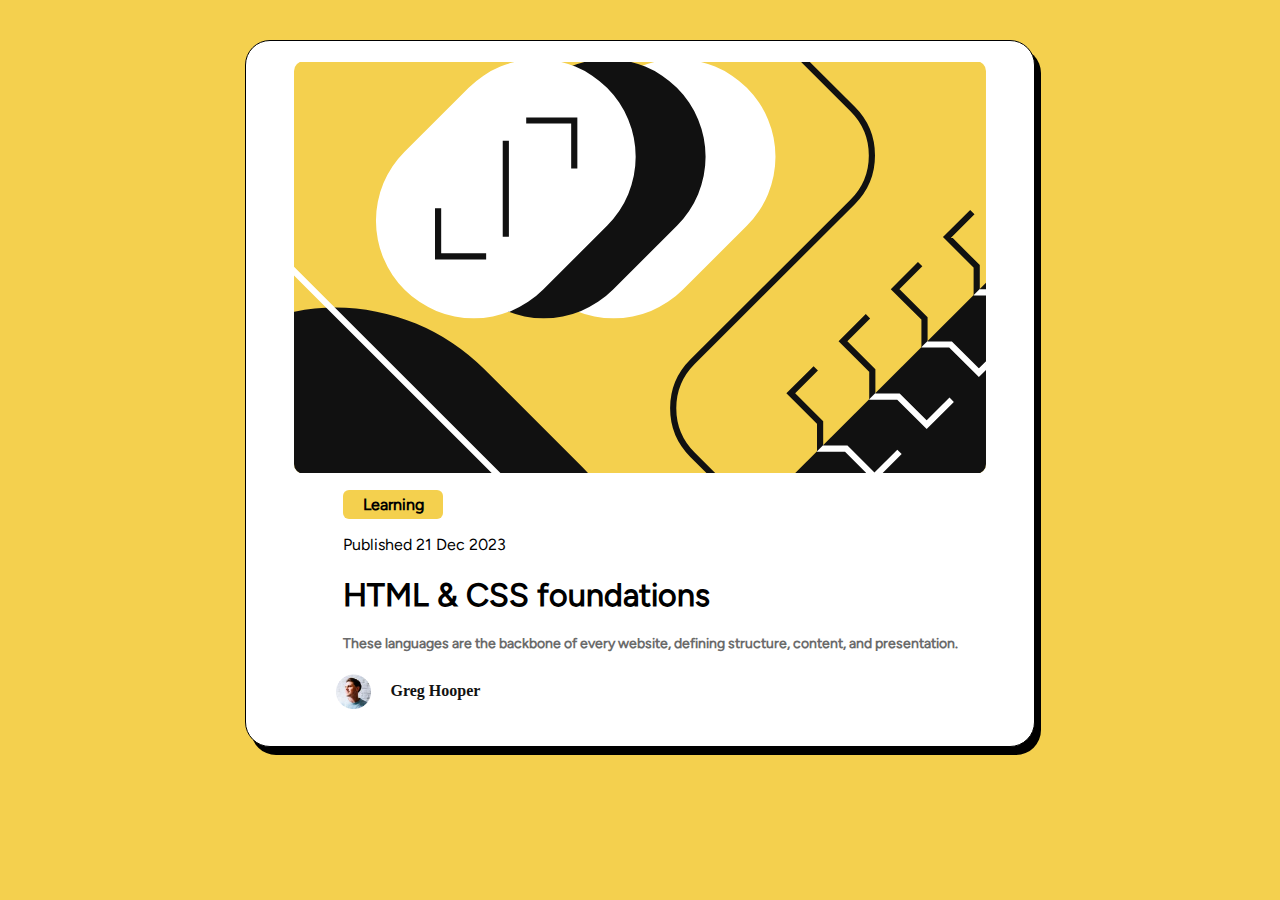
<file: Blog Preview Card/index.html>
<!DOCTYPE html>
<html lang="pt-br">
<head>
    <meta charset="UTF-8">
    <meta name="viewport" content="width=device-width, initial-scale=1.0">
    <link rel="shortcut icon" href="assets/images/favicon-32x32.png" type="image/x-icon">
    <link rel="stylesheet" href="style.css">
    <title>Blog Preview Card</title>
</head>
<body>
   <div id="container">
       <img src="assets/images/illustration-article.svg" alt="ilustração">
        <div class="content">
            <header>
                <p class="destaque">Learning</p>
                <p>Published 21 Dec 2023</p>    
            </header>
            <article>
                <h1>HTML & CSS foundations</h1>
                <p>These languages are the backbone of every website, defining structure, content, and presentation.</p>
            </article>
            <footer>
                <img src="assets/images/image-avatar.webp" alt="Foto de uma pessoa"> 
                <div>
                    <p>Greg Hooper</p>

                </div>
                
            </footer>
        </div>
   </div> 
</body>
</html>
</file>
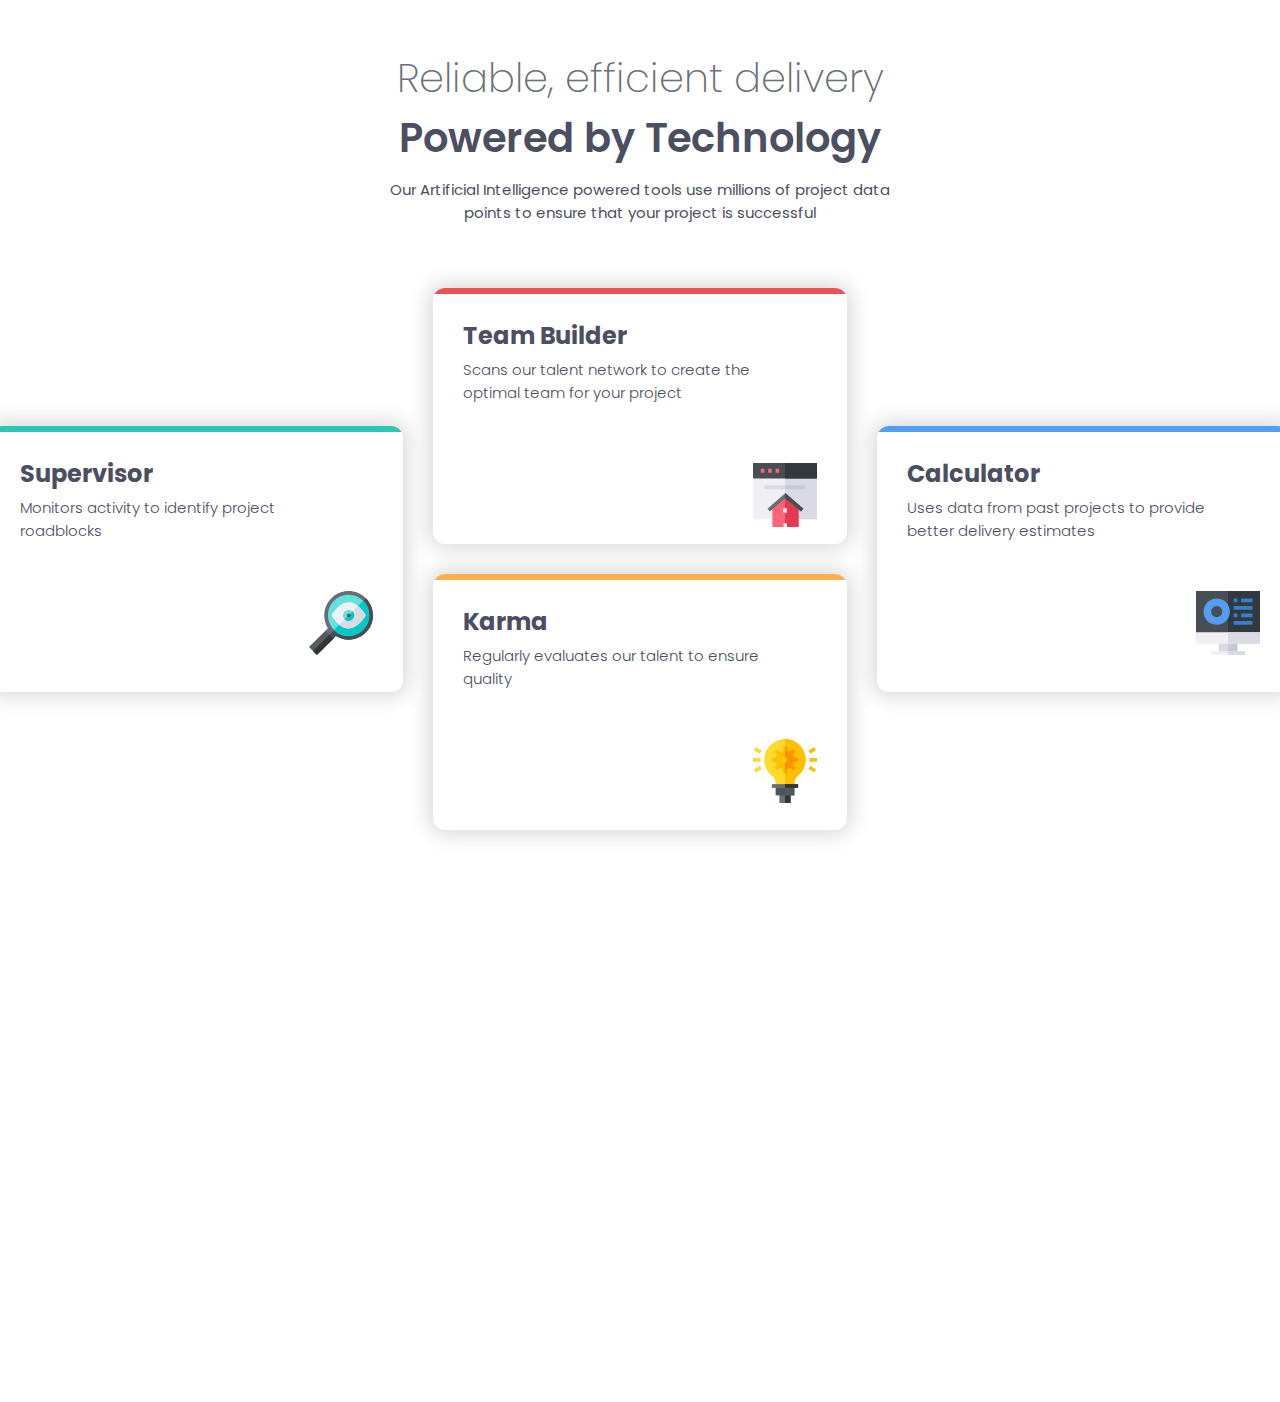
<file: four-card-feature-section-master/index.html>
<!doctype html>
<html lang="pt-br">
  <head>
    <meta charset="UTF-8" />
    <meta name="viewport" content="width=device-width, initial-scale=1.0" />

    <link
      rel="icon"
      type="image/png"
      sizes="32x32"
      href="./images/favicon-32x32.png"
    />
    <link rel="stylesheet" href="style.css" />
    <title>Frontend Mentor | Four card feature section</title>
  </head>
  <body>
    <main>
      <div class="tittle">
        <h1>Reliable, efficient delivery</h1>
        <h2>Powered by Technology</h2>
        <p>
          Our Artificial Intelligence powered tools use millions of project data
          points to ensure that your project is successful
        </p>
      </div>

      <div class="container">
        <div class="supervisor">
          <h2>Supervisor</h2>
          <p>Monitors activity to identify project roadblocks</p>
        </div>
        <div class="team">
          <h2>Team Builder</h2>
          <p>
            Scans our talent network to create the optimal team for your project
          </p>
        </div>
        <div class="karma">
          <h2>Karma</h2>
          <p>Regularly evaluates our talent to ensure quality</p>
        </div>
        <div class="calculator">
          <h2>Calculator</h2>
          <p>Uses data from past projects to provide better delivery estimates</p>
        </div>
      </div>
    </main>
  </body>
</html>
</file>
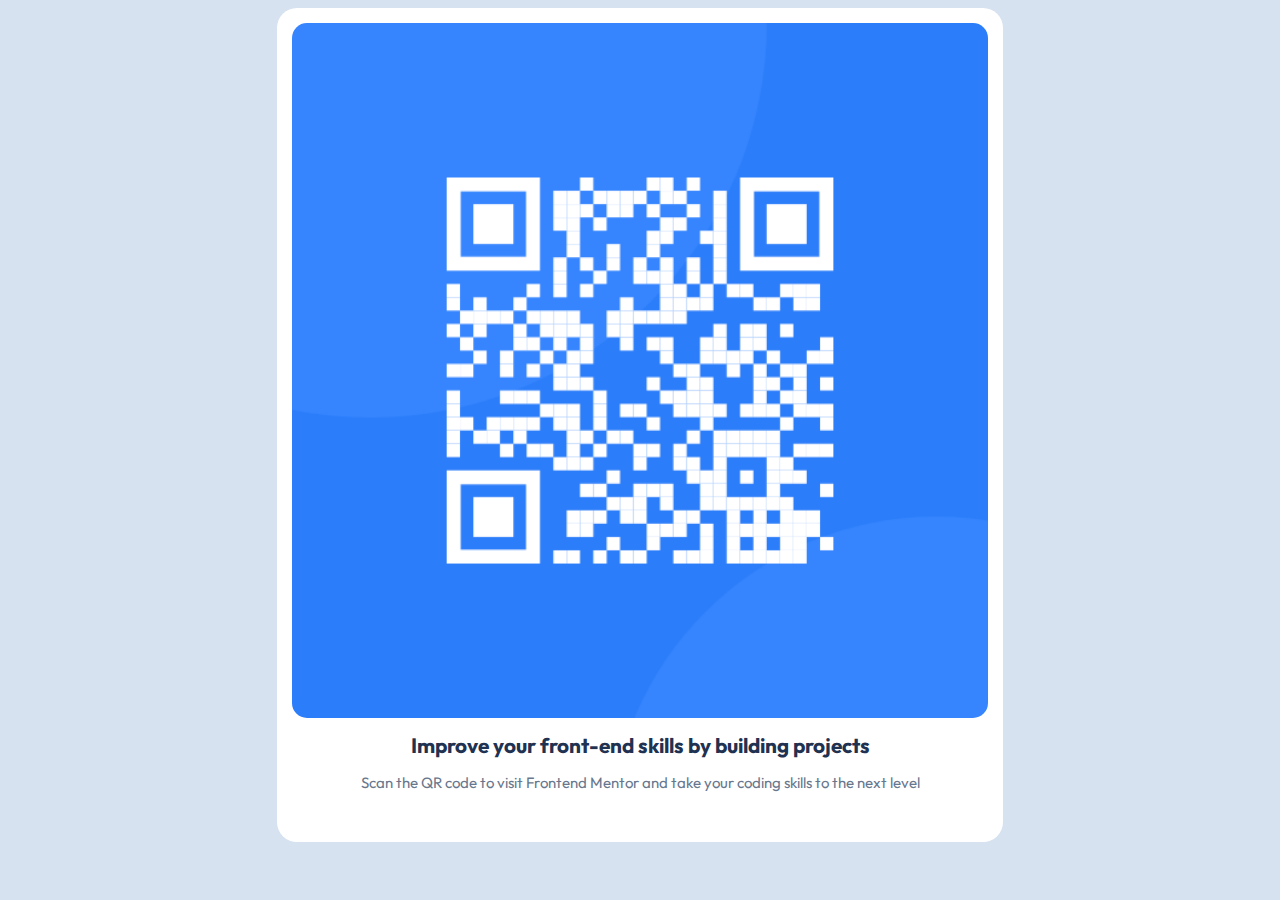
<file: QR-Code Component/index.html>
<!DOCTYPE html>
<html lang="pt-br">
<head>
    <meta charset="UTF-8">
    <meta name="viewport" content="width=device-width, initial-scale=1.0">
    <link rel="shortcut icon" href="images/favicon-32x32.png" type="image/x-icon">
    <link rel="stylesheet" href="style.css">
    <title>QR-Code Component</title>
</head>
<body>
    <div>
        <img src="images/image-qr-code.png" alt="QR-Code">
        <h1>Improve your front-end skills by building projects</h1>
        <p>Scan the QR code to visit Frontend Mentor and take your coding skills to the next level</p>
    </div>
</body>
</html>
</file>
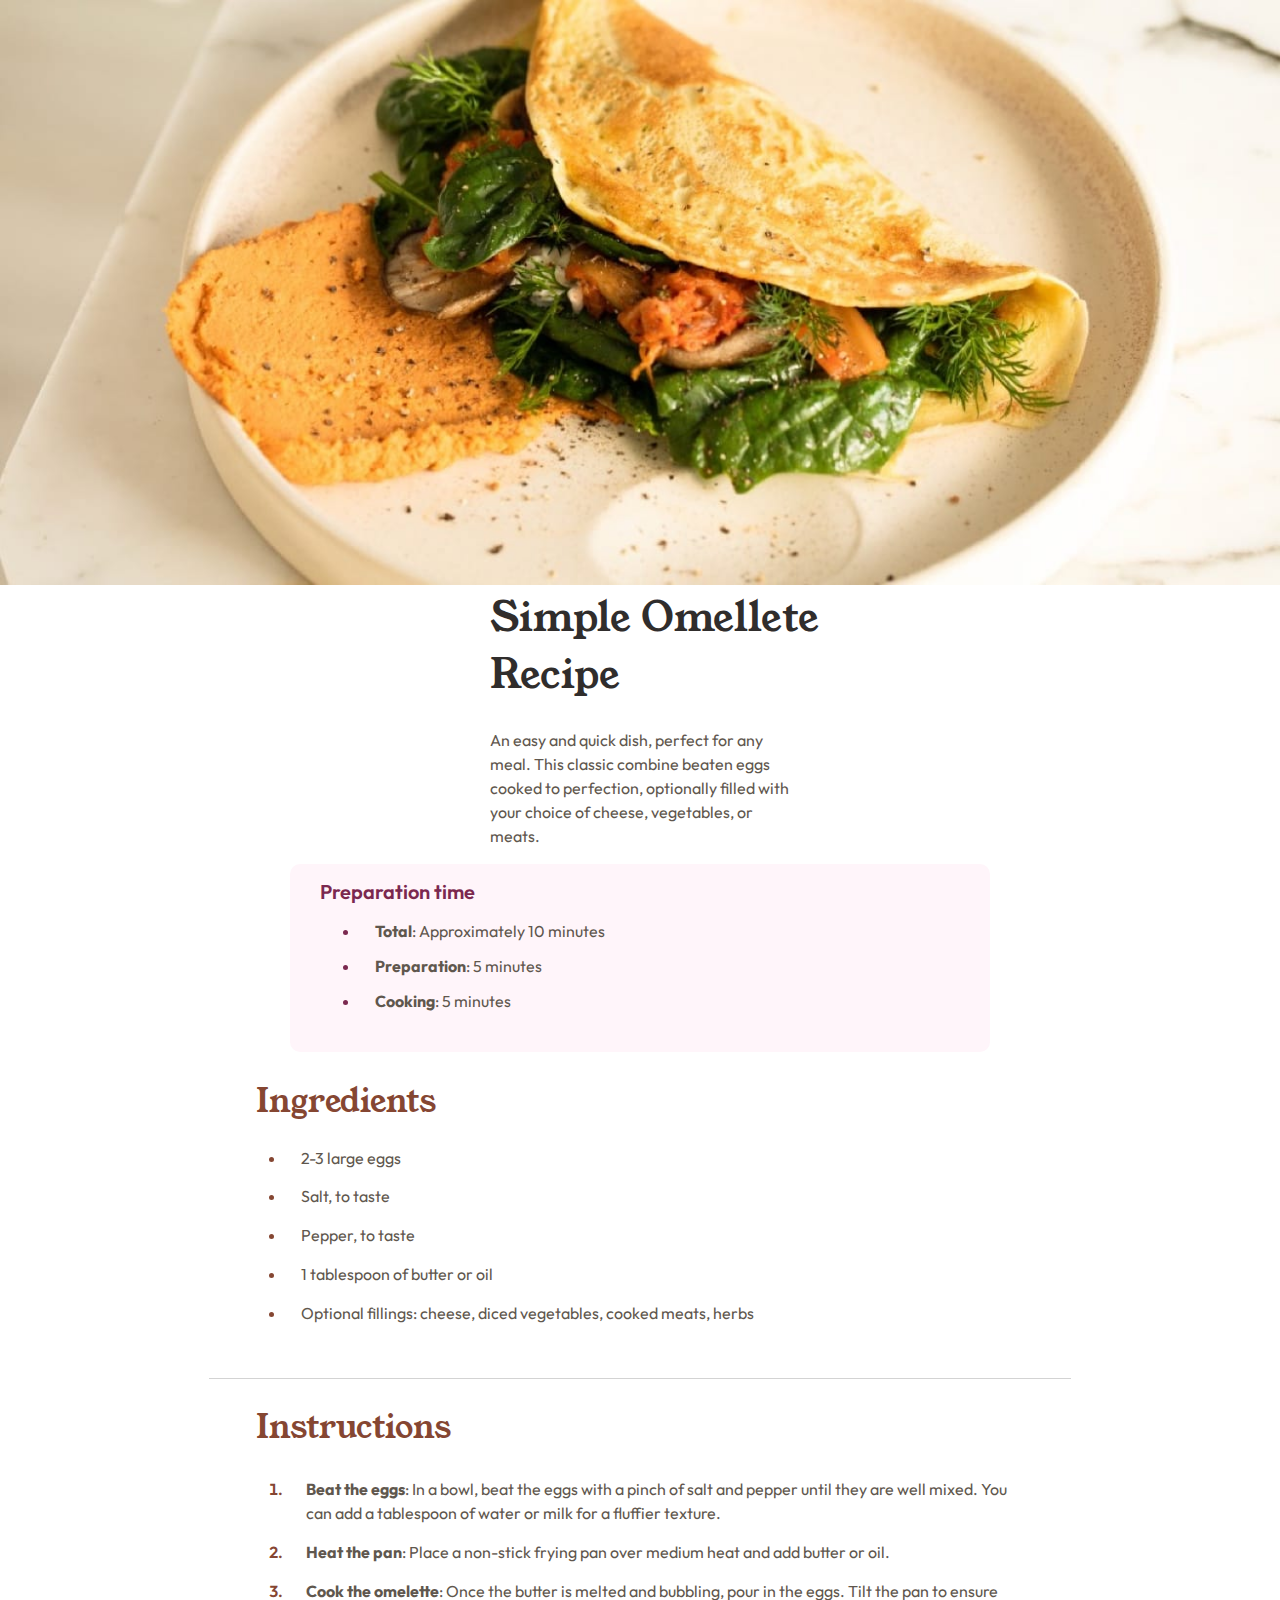
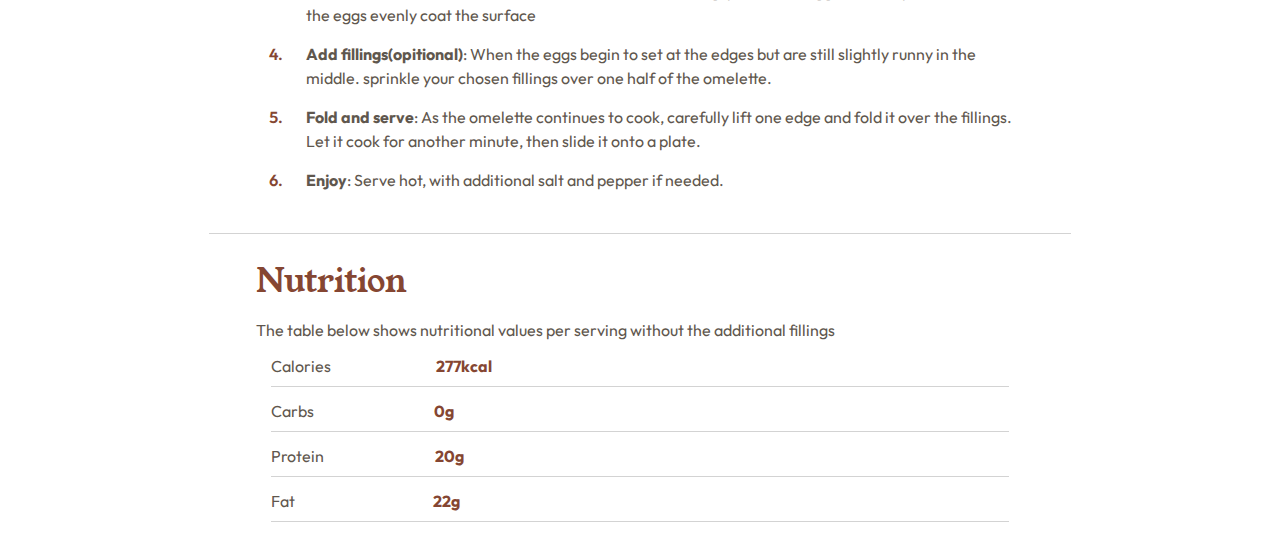
<file: Recipe Page/index.html>
<!DOCTYPE html>
<html lang="pt-br">
<head>
    <meta charset="UTF-8">
    <meta name="viewport" content="width=device-width, initial-scale=1.0">
    <link rel="shortcut icon" href="assets/images/favicon-32x32.png" type="image/x-icon">
    <link rel="stylesheet" href="style.css">
    <title>Recipe Page</title>
</head>
<body>
    
    
    
    <main>
        <img src="assets/images/image-omelette.jpeg" alt="Foto de uma omelete">
        <article>
            <section class="header">
                <h1>Simple Omellete Recipe</h1>
                <p>An easy and quick dish, perfect for any meal. This classic combine beaten eggs cooked to perfection, optionally filled with your choice of cheese, vegetables, or meats.</p>
            </section>

            <section class="preparation">
                <h2>Preparation time</h2>
                <ul>
                    <li>
                        <strong>Total</strong>: Approximately 10 minutes
                    </li>
                    <li>
                        <strong>Preparation</strong>: 5 minutes
                    </li>
                    <li>
                        <strong>Cooking</strong>: 5 minutes
                    </li>
                </ul>
            </section>

            <section class="ingredients">
                <h2>Ingredients</h2>
                <ul>
                    <li>2-3 large eggs</li>
                    <li>Salt, to taste</li>
                    <li>Pepper, to taste</li>
                    <li>1 tablespoon of butter or oil</li>
                    <li>Optional fillings: cheese, diced vegetables, cooked meats, herbs</li>
                </ul>
            </section>

            <section class="instructions">
                <h2>Instructions</h2>
                <ol>
                    <li>
                        <strong>Beat the eggs</strong>: In a bowl, beat the eggs with a pinch of salt and pepper until they are well mixed. You can add a tablespoon of water or milk for a fluffier texture.
                    </li>

                    <li>
                        <strong>Heat the pan</strong>: Place a non-stick frying pan over medium heat and add butter or oil.
                    </li>

                    <li>
                        <strong>Cook the omelette</strong>: Once the butter is melted and bubbling, pour in the eggs. Tilt the pan to ensure the eggs evenly coat the surface 
                    </li>

                    <li>
                        <strong>Add fillings(opitional)</strong>: When the eggs begin to set at the edges but are still slightly runny in the middle. sprinkle your chosen fillings over one half of the omelette.
                    </li>

                    <li>
                        <strong>Fold and serve</strong>: As the omelette continues to cook, carefully lift one edge and fold it over the fillings. Let it cook for another minute, then slide it onto a plate. 
                    </li>

                    <li>
                        <strong>Enjoy</strong>: Serve hot, with additional salt and pepper if needed.
                    </li>
                </ol>
            </section>

            <section class="nutrition">
                <h2>Nutrition</h2>
                <p>The table below shows nutritional values per serving without the additional fillings</p>
                <ul type="none">
                    <li>Calories<strong>277kcal</strong></li>
                    <li>Carbs<strong class="carb">0g</strong></li>
                    <li>Protein<strong class="prot">20g</strong></li>
                    <li>Fat<strong class="fat">22g</strong></li>
                    
        
                </ul>
            </section>
        </article>

        
    </main>

</body>
</html>
</file>
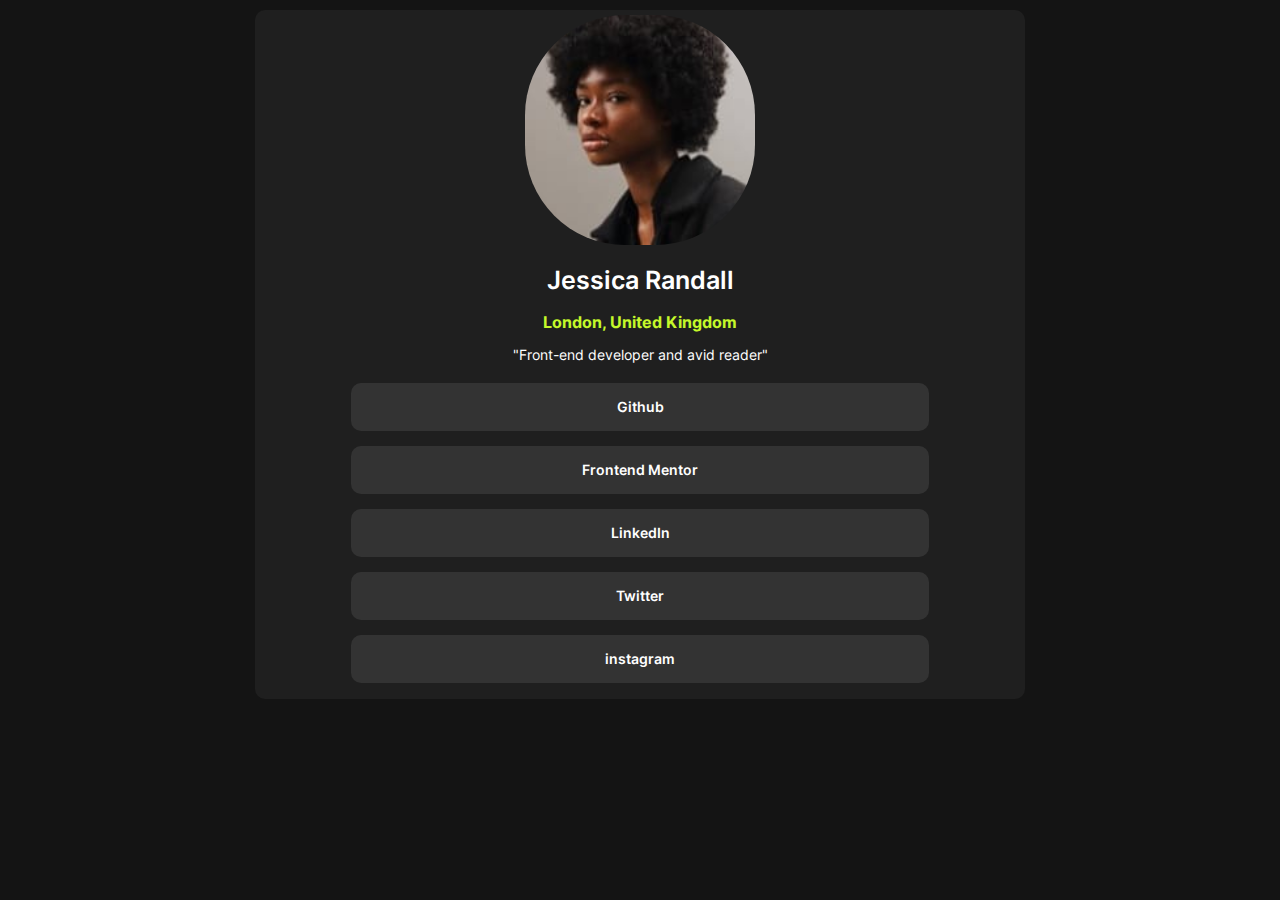
<file: Social Link Profile/index.html>
<!DOCTYPE html>
<html lang="pt-br">

<head>
    <meta charset="UTF-8">
    <meta name="viewport" content="width=device-width, initial-scale=1.0">
    <link rel="shortcut icon" href="images/favicon-32x32.png" type="image/x-icon">
    <link rel="stylesheet" href="style.css">
    <title>Social Link Profile</title>
</head>

<body>
    <main>
        <header>
            <img src="images/avatar-jessica.jpeg" alt="Foto de uma moça">
            <h1>Jessica Randall</h1>
            <h2>London, United Kingdom</h2>
            <p>"Front-end developer and avid reader"</p>
        </header>
        <article>
            <div class="github">
                <a href=""target="_blank">Github</a>
            </div>

            <div class="frontend">
                <a href="" target="_blank">Frontend Mentor</a>
            </div>

            <div class="linkedin">
                <a href="" target="_blank">LinkedIn</a>
            </div>

            <div class="twitter">
                <a href="" target="_blank">Twitter</a>
            </div>

            <div class="instagram">
                <a href="" target="_blank">instagram</a>
            </div>
        </article>
    </main>
</body>

</html>
</file>
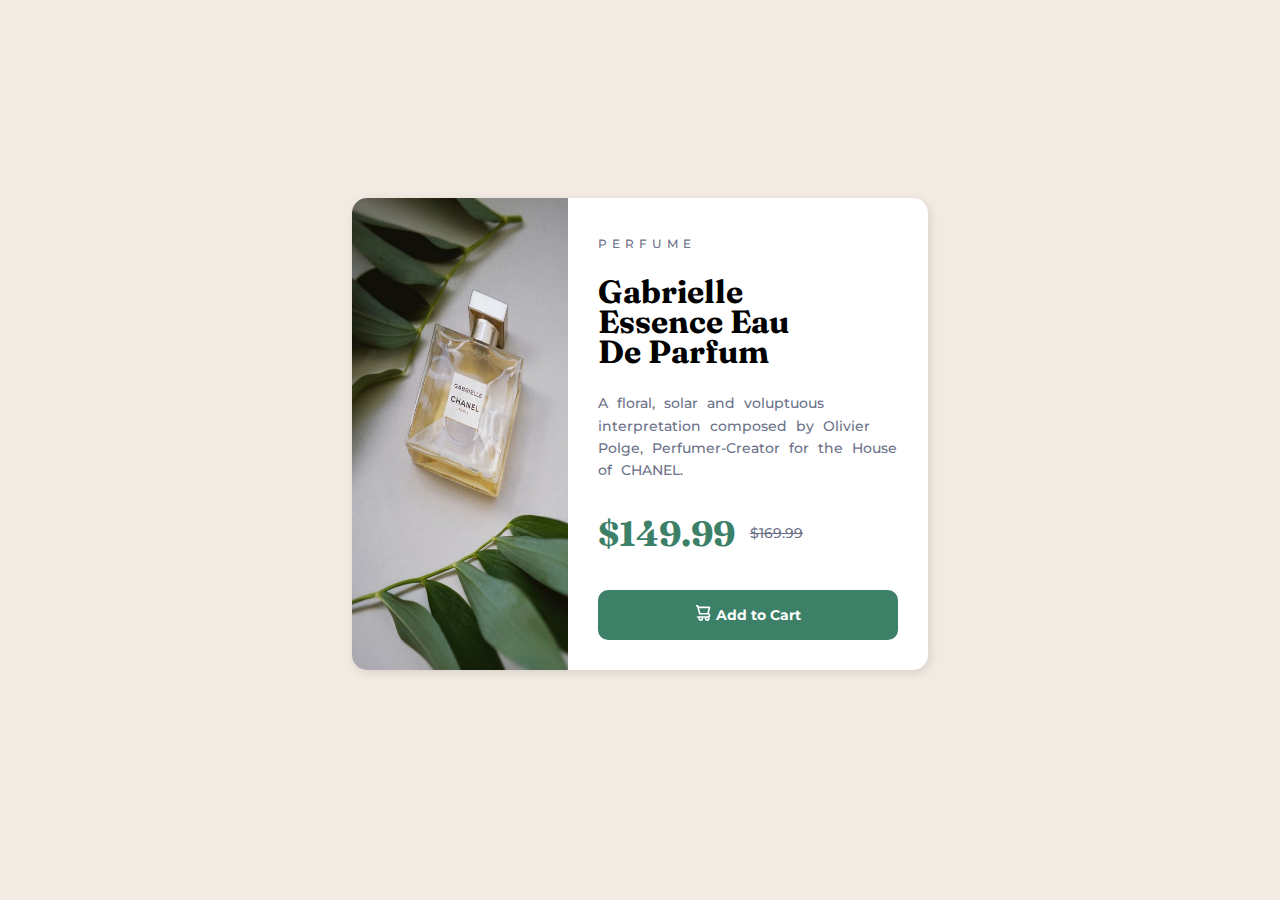
<file: product-preview-card-component/assets/index.html>
<!DOCTYPE html>
<html lang="pt-br">
<head>
  <meta charset="UTF-8">
  <meta name="viewport" content="width=device-width, initial-scale=1.0"> 
  <link rel="icon" type="image/png" sizes="32x32" href="../images/favicon-32x32.png">
  <link rel="stylesheet" href="style.css">
  <title>Frontend Mentor | Product preview card component</title>

</head>
<body>
  <div class="container">
    <picture>
      <source media="(min-width: 768px)" srcset="../images/image-product-desktop.jpg">
      <source media="(max-width: 767px)" srcset="../images/image-product-mobile.jpg">
      <img src="../images/image-product-desktop.jpg" alt="Foto de perfume" class="img">
    </picture>
    <div class="content">
      <span>PERFUME</span>
      <h1>Gabrielle Essence Eau De Parfum</h1>
      <p>
        A floral, solar and voluptuous interpretation composed by Olivier Polge,
        Perfumer-Creator for the House of CHANEL.
      </p>
      <div class="price">
        <span>$149.99</span>
        <del>$169.99</del>
      </div>
      <button>Add to Cart</button>
    </div>
  </div>
</body>
</html>
</file>
<file: Blog Preview Card/style.css>
@font-face {
    font-family: Figtree;
    src: url(assets/fonts/Figtree-VariableFont_wght.ttf);
    font-weight: normal;
    font-style: normal;
}

:root { 
    --cor01: hsl(47, 88%, 63%);
    --cor02: hsl(0, 0%, 42%);
    --cor03: hsl(0, 0%, 7%);
}



body {
    background-color: var(--cor01);
}

#container {
    background-color: white; 
    border: 1px solid black;
    border-radius: 25px;
    box-shadow: 6px 8px 0px 0px black;
    width: 60vw;
    padding-top: 20px;
    padding-left: 10px;
    padding-right: 10px;
    padding-bottom: 30px;
    margin: auto;
    margin-top: 40px;
    display: flex;
    flex-direction: column;
    align-items: center;

    img {
        border-radius: 10px;
        width: 90%;
        
    }

    header {
        p {
            font-family: 'figtree';
            margin-left: 20px;
            
        }

        .destaque {
            background-color: var(--cor01);
            font-weight: 800;
            width: 60px;
            border-radius: 6px;
            padding: 5px 20px;
        }

        
    }

    article {
        font-family: 'figtree';
        margin-left: 20px;
        h1 {
            font-weight: bolder;
        }

        h1:hover {
            color: var(--cor01);
        }

        p {
            font-size: 14px;
            color: var(--cor02);
            font-weight: 600;
        }
    }

    footer {
        display: flex;
        justify-content: start;
        align-items: center;
        padding-left: 13px;
        p {
            font-weight: bolder;
            padding-left: 20px;
            color: var(--cor03);
        }
        
        img {
            width: 35px;
            height: 35px;
        }
    }
}

@media (min-width: 1440px) {
    #container {
        width: 45vh;
        margin-top: 100px;
    }
}
</file>
<file: four-card-feature-section-master/style.css>
@import url("https://fonts.googleapis.com/css2?family=Poppins:ital,wght@0,100;0,200;0,300;0,400;0,500;0,600;0,700;0,800;0,900;1,100;1,200;1,300;1,400;1,500;1,600;1,700;1,800;1,900&display=swap");

* {
  margin: 0;
  padding: 0;
  box-sizing: border-box;
}

* P {
  color: var(--cor02);
}

:root {
  --fonte01: "Poppins", serif;
  --cor01: hsl(212, 6%, 44%);
  --cor02: hsl(234, 12%, 34%);
}

body {
  display: flex;
  align-items: center;
  justify-content: center;
  font-family: var(--fonte01);
}

.tittle {
  display: flex;
  flex-direction: column;
  justify-content: center;
  align-items: center;
  border-radius: 5px;
  margin-bottom: 4rem;
  margin-top: 3rem;
}

.tittle p {
  display: inline-block;
  width: 300px;
  font-size: 15px;
  text-align: center;
  margin-top: 10px;
}

.tittle h1 {
  font-size: 24px;
  font-weight: 200;
  color: var(--cor01);
}

.tittle h2 {
  font-size: 24px;
  font-weight: 600;
  color: var(--cor02);
}

.container {
  display: grid;
  grid-template-rows: repeat(3, 16.625rem);
  gap: 30px;

  width: 340px;
  margin-bottom: 3rem;
  background-color: white;
}

.container h2 {
  margin-bottom: 5px;
}

.supervisor,
.team,
.karma,
.calculator {
  border-radius: 12px;
  box-shadow: 0px 0px 20px 5px rgb(0 0 0 / 15%);
  color: var(--cor02);

  position: relative;
  background: #fff;
  border-radius: 12px;
  padding: 30px;
  overflow: hidden;
}

.supervisor,
.team,
.karma,
.calculator {
  p {
    font-size: 14px;
    width: 264px;
    text-align: start;
    font-weight: 300;
  }
}

.supervisor::before {
  content: "";
  position: absolute;
  top: 00;
  left: 0;
  width: 100%;
  height: 6px;
  background: #2ec4b6;
}

.supervisor::after {
  content: url(images/icon-supervisor.svg);
  display: flex;
  justify-content: end;
  align-items: end;

  height: 120px;
}

.team::before {
  content: "";
  position: absolute;
  top: 0;
  left: 0;
  width: 100%;
  height: 6px;
  background: hsl(0, 78%, 62%);
}

.team::after {
  content: url(images/icon-team-builder.svg);
  display: flex;
  justify-content: end;
  align-items: end;

  height: 130px;
}

.karma::before {
  content: "";
  position: absolute;
  top: 0;
  left: 0;
  width: 100%;
  height: 6px;
  background: hsl(34, 97%, 64%);
}

.karma::after {
  content: url(images/icon-karma.svg);
  display: flex;
  justify-content: end;
  align-items: end;

  height: 120px;
}

.calculator::before {
  content: "";
  position: absolute;
  top: 0;
  left: 0;
  width: 100%;
  height: 6px;
  background: hsl(212, 86%, 64%);
}

.calculator::after {
  content: url(images/icon-calculator.svg);
  display: flex;
  justify-content: end;
  align-items: end;

  height: 120px;
}

@media (min-width: 1024px) {
  .tittle h1 {
    font-size: 40px;
  }

  .tittle h2 {
    font-size: 40px;
  }

  .tittle p {
    width: 510px;
  }

  .container {
    grid-template-columns: repeat (3, 1fr);
    grid-template-rows: repeat(4, 16rem);
    width: 1300px;
    gap: 30px;
    margin: 0 auto;
  }
  
  .supervisor,
  .team,
  .karma,
  .calculator {
    p {
      font-size: 15px;
      width: 300px;
    }
  }
  
  .supervisor {
    grid-column: 1;
    grid-row: 1 / 3; /* ocupa duas linhas */
    align-self: center;
  }

  .team {
    grid-column: 2;
    grid-row: 1;
  }

  .karma {
    grid-column: 2;
    grid-row: 2;
  }

  .calculator {
    grid-column: 3;
    grid-row: 1 / 3;
    align-self: center;
  }
}
</file>
<file: QR-Code Component/style.css>
@import url('https://fonts.googleapis.com/css2?family=Outfit:wght@100..900&display=swap');

:root {
    --cor01: hsl(212, 45%, 89%);
    --cor02: hsl(216, 15%, 48%);
    --cor03: hsl(218, 44%, 22%);
}

body {
    background-color: var(--cor01);
}

div {
    display: flex;
    flex-direction: column;
    background-color: white;
    width: 55%;
    padding: 15px;
    border-radius: 20px;
    margin: auto;

    img {


        border-radius: 15px;
    }

    h1 {

        font-family: "Outfit", sans-serif;
        font-weight: 700;
        font-style: normal;
        font-size: 1.3em;   
        text-align: center;
        color: var(--cor03);
        margin-bottom: 0px;

    }

    p {

        font-family: "Outfit", sans-serif;
        font-size: 15px;
        padding: 0px 15px;
        padding-bottom: 20px;
        color: var(--cor02);
        text-align: center;
    }
}

@media (min-width: 1440px) {
   
    div {
        width: 35vh;
        margin-top: 100px;
    }

   
}
</file>
<file: Recipe Page/style.css>
@font-face {
    font-family: youngSerif;
    src: url("assets/fonts/young-serif/YoungSerif-Regular.ttf");
}


@font-face {
    font-family: outfit;
    src: url("assets/fonts/outfit/Outfit-VariableFont_wght.ttf");
}

@font-face {
    font-family: outfitRegular;
    src: url(assets/fonts/outfit/static/Outfit-Regular.ttf);
}

@font-face {
    font-family: outfitLight;
    src: url(assets/fonts/outfit/static/Outfit-Light.ttf);
}

@font-face {
    font-family: outfitMedium;
    src: url(assets/fonts/outfit/static/Outfit-Medium.ttf);
}

@font-face {
    font-family: outfitSemiBold;
    src: url(assets/fonts/outfit/static/Outfit-SemiBold.ttf);
}

@font-face {
    font-family: outfitBold;
    src: url(assets/fonts/outfit/static/Outfit-Bold.ttf);
}

@font-face {
    font-family: outfitBlack;
    src: url(assets/fonts/outfit/static/Outfit-Black.ttf);
}

@font-face {
    font-family: outfitExBold;
    src: url(assets/fonts/outfit/static/Outfit-ExtraBold.ttf);
}

@font-face {
    font-family: outfitThin;
    src: url(assets/fonts/outfit/static/Outfit-Thin.ttf);
}

:root {
    --font01: youngSerif;
    --font02: outfit;
    --font03: outfitRegular;
    --font04: outfitLight;
    --font05: outfitMedium;
    --font06: outfitSemiBold;
    --font07: outfitBold;
    --font08: outfitBlack;
    --font09: outfitExBold;
    --font10: outfitThin;
    --cor01: hsl(30, 54%, 90%);
    --cor02: hsl(30, 18%, 87%);
    --cor03: hsl(30, 10%, 34%);
    --cor04: hsl(24, 5%, 18%);
    --cor05: hsl(14, 45%, 36%);
    --cor07: hsl(332, 51%, 32%);
    --cor06: hsl(330, 100%, 98%);
}




body {
    margin: 0px;

    img {
        width: 100%;
    }

}


main {
    article {
        h2 {
            color: var(--cor05);
            font-family: var(--font01);
            font-weight: lighter;
            font-size: 2em;
        }

        .header {
            width: 300px;
            margin: auto;

            h1 {
                width: 400px;
                font-family: var(--font01);
                font-weight: 500;
                color: var(--cor04);
                font-size: 2.5em;
                margin-top: 0px;
                margin-bottom: 25px;
            }

            p {
                font-family: var(--font02);
                color: var(--cor03);
                line-height: 1.5em;

            }
        }

        section {
            width: 60%;
            margin: auto;

            li::marker {
                color: var(--cor05);
                font-weight: 600;
            }

            li {
                font-family: var(--font02);
                color: var(--cor03);
            }
        }

        .preparation {
            background-color: var(--cor06);
            width: 50%;
            margin: auto;
            border-radius: 10px;
            padding: 10px 30px;

            h2 {
                font-family: var(--font02);
                font-size: 20px;
                font-weight: 600;
                color: var(--cor07);
                margin-top: 5px;
            }

            ul {
                li {
                    font-family: var(--font02);
                    color: var(--cor03);
                    padding-bottom: 15px;
                    padding-left: 15px;

                    strong {
                        color: var(--cor03);
                        font-weight: 700;
                    }
                }

                li::marker {
                    color: var(--cor07);

                }

            }
        }

        .ingredients {
            box-shadow: 0px 1px rgba(0, 0, 0, 0.171);
            padding-bottom: 25px;
            padding-left: 47px;
            padding-right: 47px;

            h2 {
                margin-bottom: 20px;
            }

            ul {
                padding-left: 30px;

                li {
                    padding-left: 15px;
                    padding-bottom: 10px;
                    line-height: 1.8em;
                }
            }
        }

        .instructions {
            box-shadow: 0px 1px rgba(0, 0, 0, 0.171);
            padding-bottom: 10px;
            padding-left: 47px;
            padding-right: 47px;

            ol {
                padding-left: 30px;

                li {
                    padding-left: 20px;
                    padding-bottom: 15px;
                    line-height: 1.5em;

                }
            }
        }

        .nutrition {
            font-family: var(--font02);
            color: var(--cor03);

            h2 {
                margin-bottom: 15px;
            }

            ul {
                padding-left: 0px;

                li {
                    box-shadow: 0px 1px rgba(0, 0, 0, 0.171);
                    padding-bottom: 10px;
                    margin: 15px;

                    strong {

                        padding-left: 105px;
                        color: var(--cor05);
                    }

                    .carb {

                        padding-left: 120px;
                    }

                    .prot {
                        padding-left: 111px;
                    }

                    .fat {
                        padding-left: 138px;
                    }
                }

            }

        }

    }
}


@media (min-width: 1440px) {
    body {
        background-color: var(--cor01);
    }

    main {
        display: flex;
        flex-direction: column;
        align-items: center;
        background-color: white;
        width: 52%;
        margin: auto;
        margin-top: 100px;
        margin-bottom: 100px;
        border-radius: 20px;
        padding-top: 30px;
        
        img {          
            width: 90%;
            border-radius: 10px;
            margin-bottom: 30px;
        }

        article {
            
            section {
                margin: 0px;
                margin-left: 38px;
                padding-right: 100px;
            }

            .header {
                width: 100%;

                h1 {
                    font-size: 2.5em;
                    display: inline;
                    margin-left: 35px;
                    
                    
                }

                p {
                    margin-left: 35px;
                    margin-bottom: 35px;
                }

                
            }

            .preparation {
                margin: 0px;
                margin-left: 30px;
                width: 82%;
                
                h2 {
                    margin-left: 15px;
                }
            }

            .ingredients {
                padding-right: 170px;
                margin: 0px;
                margin-bottom: 25px;
                margin-left: 45px;
                padding: 0px;
                padding-bottom: 5px;
                width: 665px;

            }

            .instructions {
                padding: 0px;
                padding-bottom: 5px;
                width: 665px;
                margin: 0px;
                margin-left: 45px;
            }

            .nutrition {
                padding-right: 0px;
                padding-left: 45px;
                padding-bottom: 30px;
                margin: 0px;
                width: 665px;

                li {
                    margin-left: 0px;
                    padding-left: 15px;
                    
                    strong {
                        margin-left: 145px;
                    }

                }
            }
        }

}
}
</file>
<file: Social Link Profile/style.css>
@font-face {
    font-family: Inter;
    src: url("fonts/Inter-VariableFont_slnt\,wght.ttf");
}

@font-face {
    font-family: inter_bold;
    src: url("fonts/static/Inter-Bold.ttf");
}

@font-face {
    font-family: inter regular;
    src: url("fonts/static/Inter-Regular.ttf");
}

@font-face {
    font-family: inter semibold;
    src: url("fonts/static/Inter-SemiBold.ttf");
}

:root {
    --cor1:rgb(197, 248, 42);
    --cor2:hsl(0, 0%, 20%);
    --cor3:hsl(0, 0%, 12%);
    --cor4:hsl(0, 0%, 8%);

    --fonte01:inter;
    --fonte02:inter_bold;
    --fonte03:inter regular;
    --fonte04:inter semibold;
}

body {
    background-color: var(--cor4);
    font-size: 14px;
    margin: 0px;
}

main {
    background-color: var(--cor3);
    width: 60vw;
    margin: auto;
    margin-top: 10px;
    padding: 5px 1px 1px 1px;
    border-radius: 10px;
    text-align: center;
    
    header {
        font-family: var(--fonte01);

        img {
            border-radius: 100px;
            width: 30%;
        }

        h1 {
            font-family: var(--fonte04);
            font-size: 25px;
            color: white;
            
        }

        h2 {
            color: var(--cor1);
            font-size: 16px;
        }

        p {
            color: white;
            margin-bottom: 20px;
        }
    }

    article {

        div {
            background-color: var(--cor2);
            margin: auto;
            margin-bottom: 15px;
            padding: 15px 20px;
            
            width: 70%;

            font-size: 14px;
            border-radius: 10px;
            
        }
        
        div:hover {
            background-color: var(--cor1);
        }
        

        a {
            text-decoration: none;
            color: white;
            font-family: var(--fonte04);
        }

        
    }
}

@media (min-width:1440px) {
    main {
        width: 25%;
        margin-top: 100px;
        article {
            padding-bottom: 15px;
            div {
                padding: 10px 20px;
            }
        }
    }

    
}
</file>
<file: product-preview-card-component/assets/style.css>
@import url("https://fonts.googleapis.com/css2?family=Montserrat:ital,wght@0,100..900;1,100..900&display=swap");

@import url("https://fonts.googleapis.com/css2?family=Fraunces:ital,opsz,wght@0,9..144,100..900;1,9..144,100..900&display=swap");

* {
  margin: 0;
  padding: 0;
  box-sizing: border-box;
}

:root {
  --fonte01: "Montserrat", serif;
  --fonte02: "Fraunces", serif;
}

body {
  display: flex;
  align-items: center;
  justify-content: center;

  font-family: var(--fonte01);
  font-weight: 500;

  background-color: hsl(30, 38%, 92%);
  min-height: 100vh;
  
}

.container {
  display: flex;
  flex-direction: column;
  margin: 2rem auto;
  background-color: white;
  width: 90vw;
  border-radius: 10px;
  box-shadow: 2px 3px 10px 0px rgb(0 0 0 / 11%);
}

.container .img {
  width: 100%;
  height: 100%;
  border-radius: 5px 5px 0px 0px;
}

.content {
  text-align: left;
  padding: 15px 30px;
  color: hsl(228, 12%, 48%);
}

.content > span {
  letter-spacing: 5px;
  margin-bottom: 25px;
  font-size: 12px;
  font-weight: 500;
}

.content h1 {
  font-family: var(--fonte02);
  color: black;
  line-height: 30px;
  margin: 25px 0px;
}

.content p {
  font-size: 14px;
  font-weight: 500;
  line-height: 1.6;
  margin-bottom: 15px;
}

.price {
  display: flex;
  align-items: center;
  gap: 15px;
  margin-bottom: 15px;
}

.price > span {
  font-family: var(--fonte02);
  font-size: 30px;
  font-weight: 700;
  color: hsl(158, 36%, 37%);
}

.price > del {
  font-size: 12px;
}

button {
  display: flex;
  align-items: center;
  justify-content: center;
  gap: 5px;
  color: white;
  background-color: hsl(158, 36%, 37%);
  font-family: var(--fonte01);
  font-weight: bold;
  font-size: 14px;
  width: 100%;
  height: 50px;
  margin: auto;
  margin-bottom: 15px;
  border: none;
  border-radius: 10px;
  transition: 0.3s;
}

button::before {
  content: url(../images/icon-cart.svg);
}

button:hover {
  background-color: hsl(158, 42%, 18%);
  cursor: pointer;
}

@media (min-width: 769px) {
  .container {
    border-radius: 15px 15px 15px 15px;
    flex-direction: row;
    margin-top: 0px;
    width: 45vw;
  }

  .container .img {
    display: block;
    width: 100%;
    border-radius: 15px 0px 0px 15px;
  }

  .content {
    padding-top: 35px;
    padding-bottom: 0px;
  }

  .content h1 {
    width: 235px;
  }

  .content p {
    width: 300px;
    word-spacing: 5px;
  }

  .price {
    padding-top: 15px;
    padding-bottom: 20px;
  }

  .price > span {
    font-size: 35px;
  }

  .price > del {
    font-size: 14px;
  }

  button {
    margin-bottom: 30px;
  }
}
</file>
